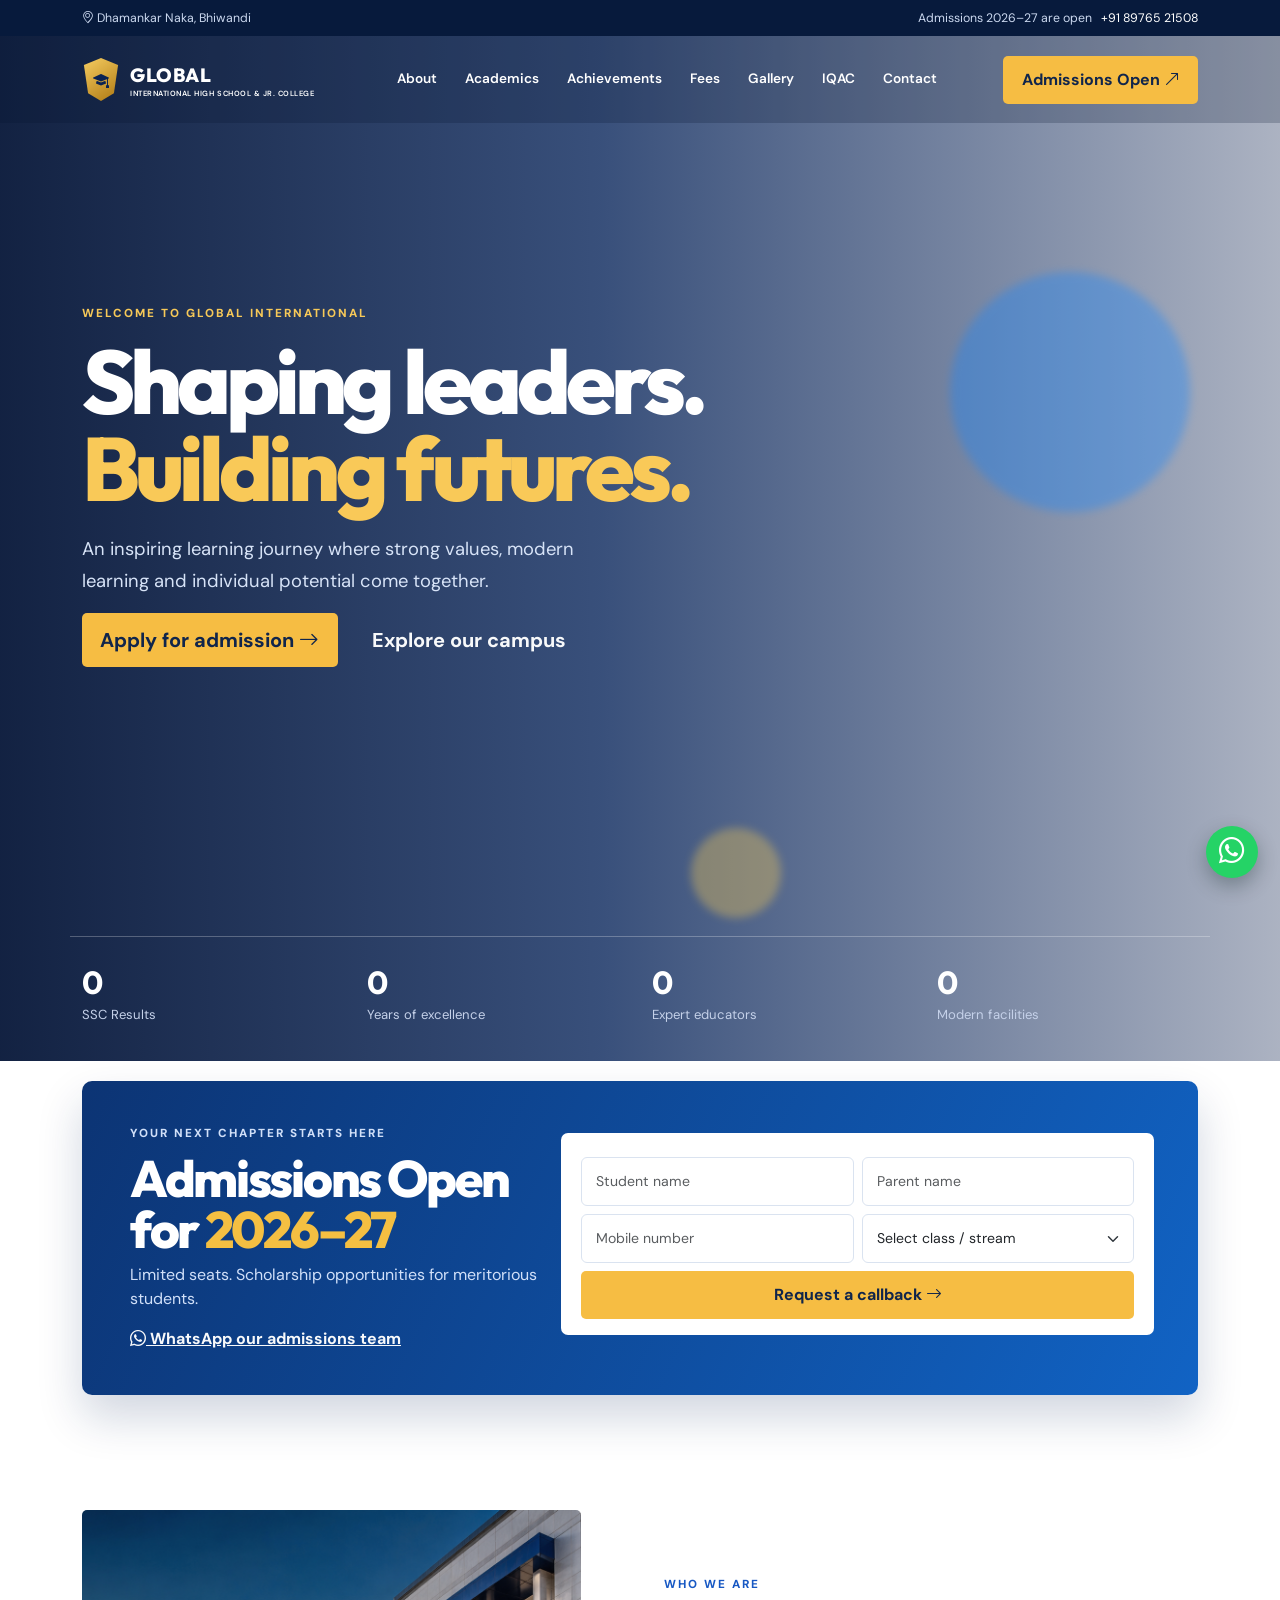
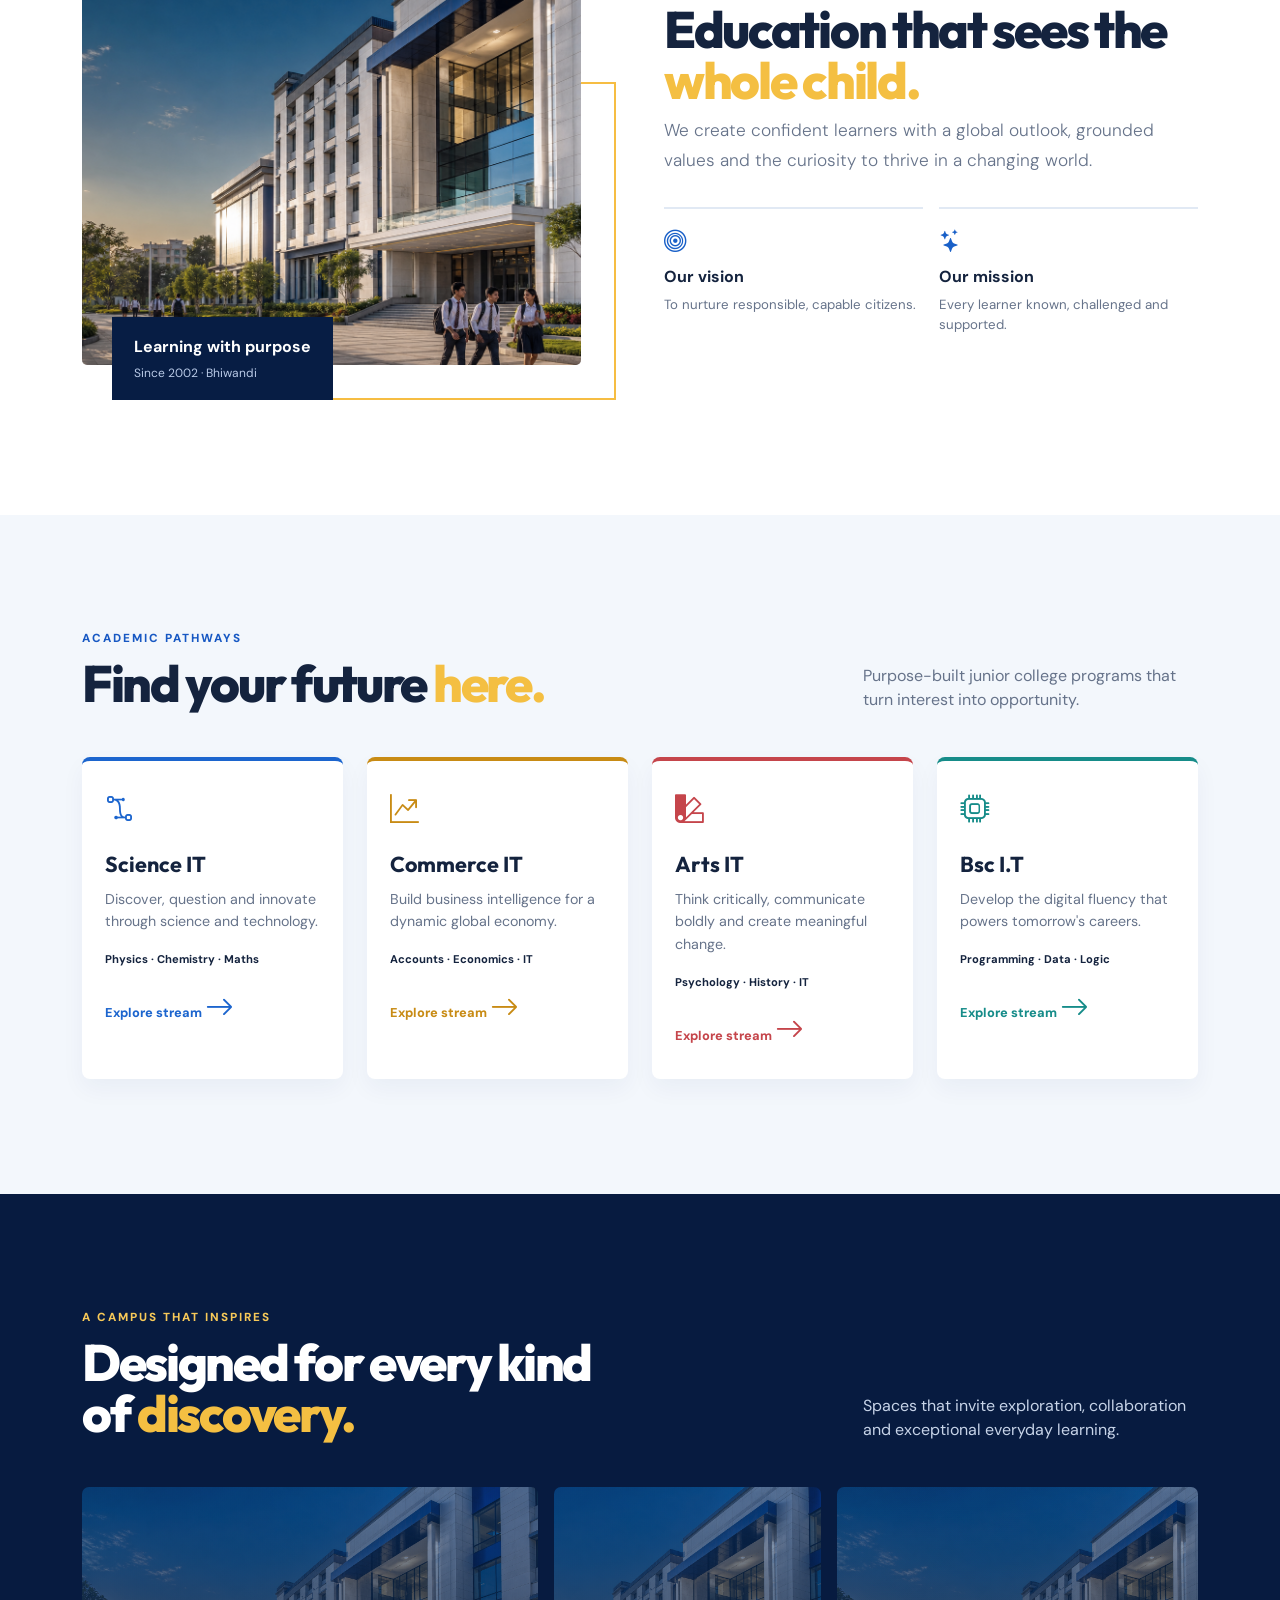
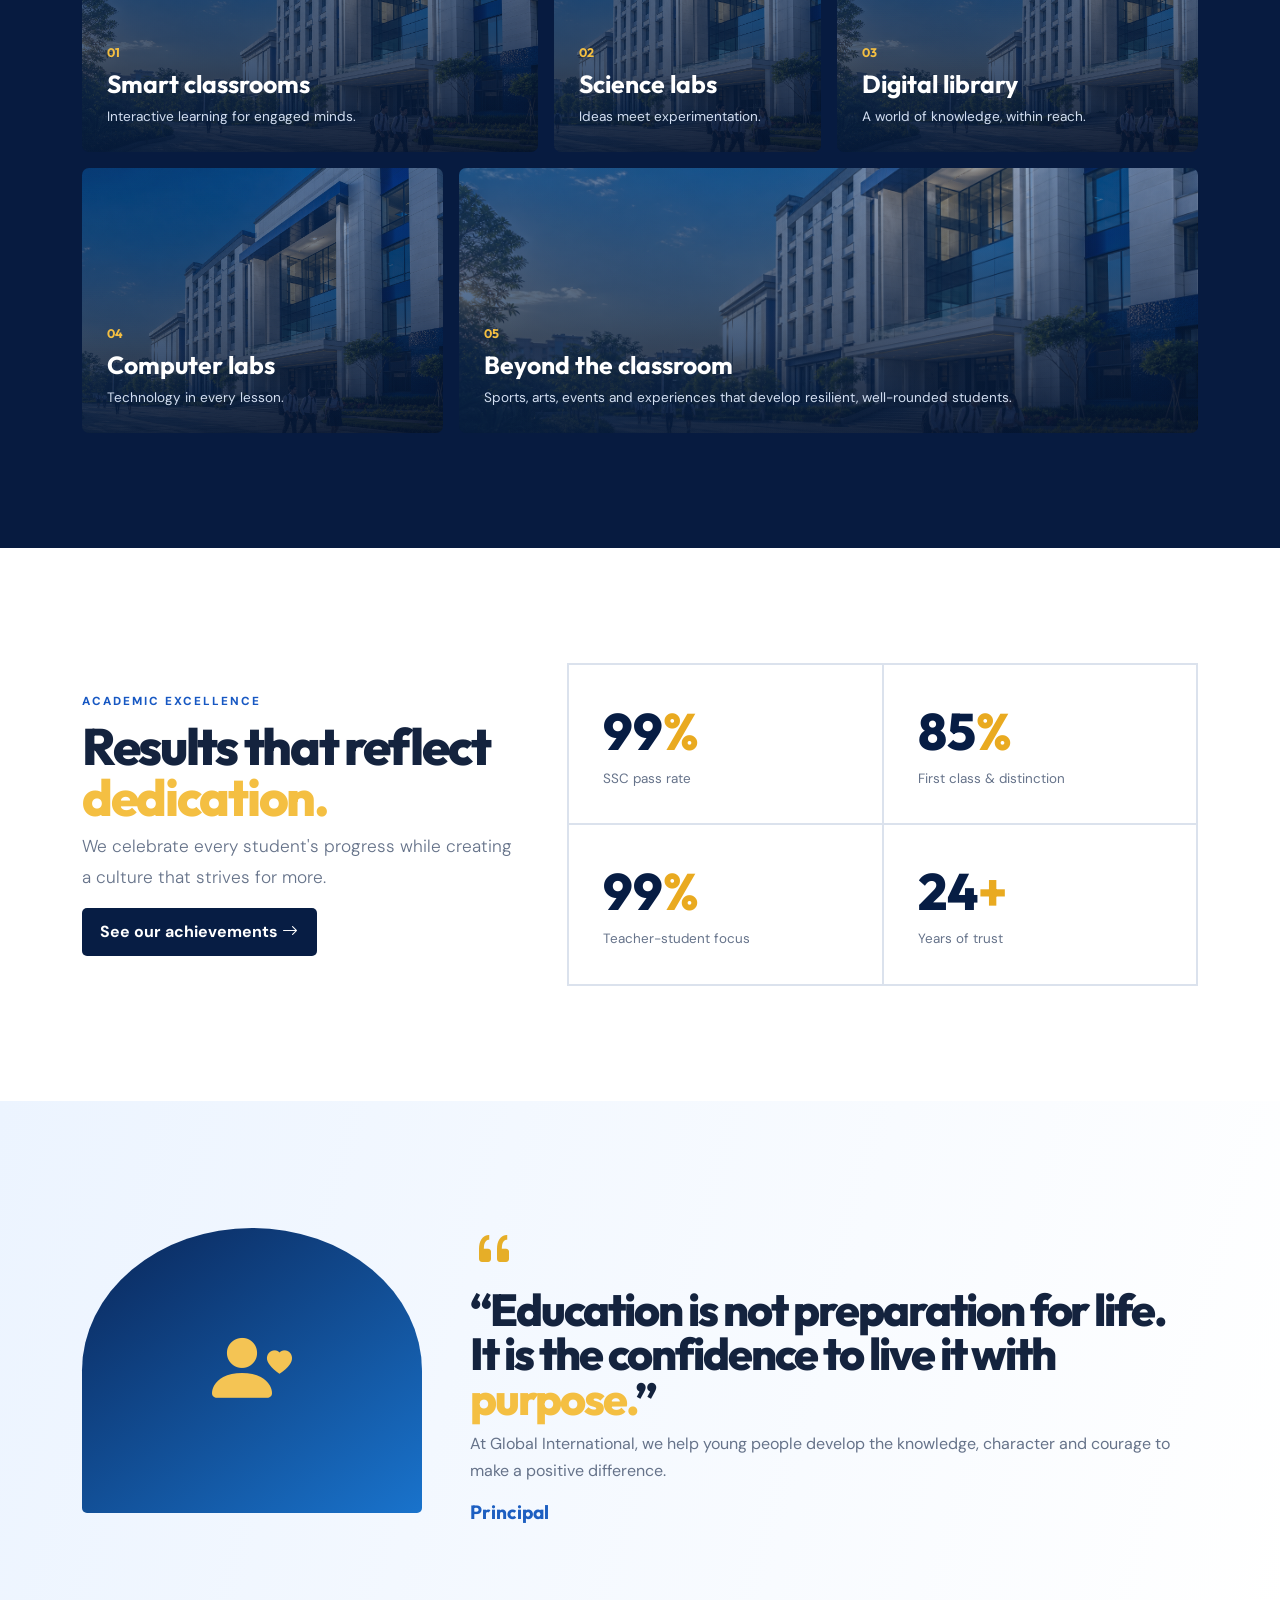
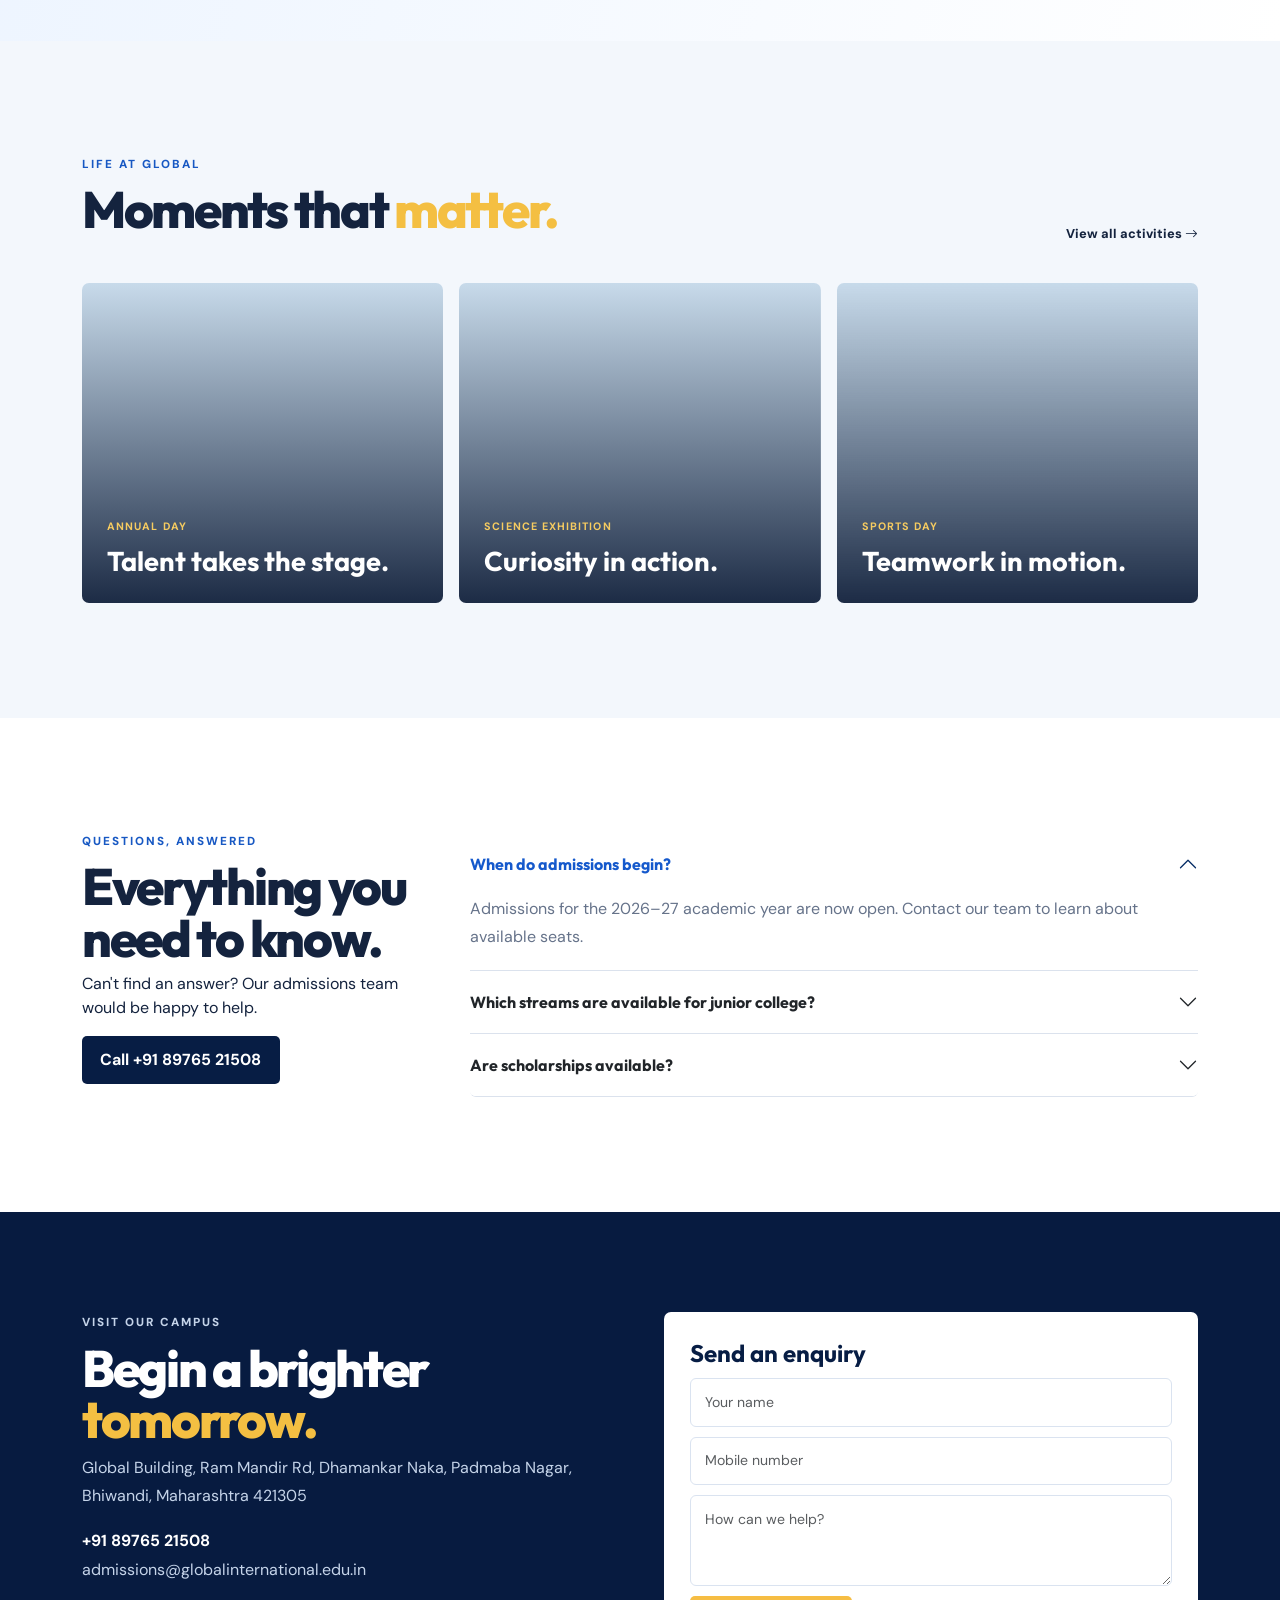
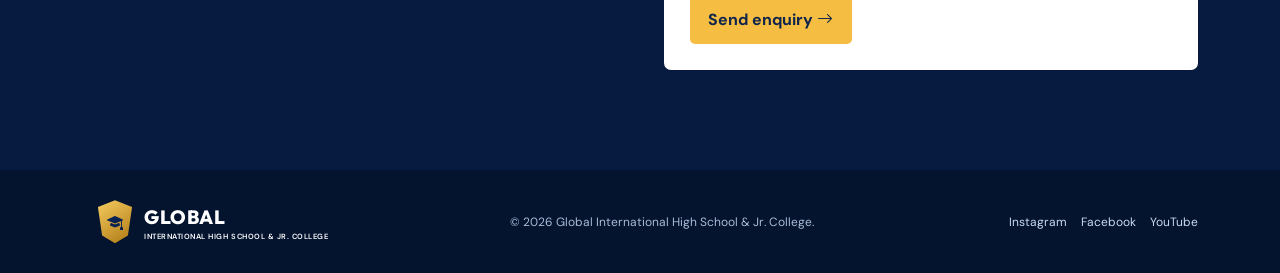
<file: index.html>
﻿<!doctype html>
<html lang="en">

<head>
  <meta charset="utf-8">
  <meta name="viewport" content="width=device-width,initial-scale=1">
  <title>Global International High School & Jr. College | Bhiwandi</title>
  <meta name="description" content="Future-ready education from school to junior college in Bhiwandi.">
  <meta property="og:title" content="Global International High School & Jr. College">
  <meta property="og:description" content="Shaping leaders. Building futures.">
  <link rel="preconnect" href="https://fonts.googleapis.com">
  <link rel="preconnect" href="https://fonts.gstatic.com" crossorigin>
  <link
    href="https://fonts.googleapis.com/css2?family=DM+Sans:wght@400;500;600;700&family=Outfit:wght@500;600;700;800&display=swap"
    rel="stylesheet">
  <link href="https://cdn.jsdelivr.net/npm/bootstrap@5.3.3/dist/css/bootstrap.min.css" rel="stylesheet">
  <link href="https://cdn.jsdelivr.net/npm/bootstrap-icons@1.11.3/font/bootstrap-icons.min.css" rel="stylesheet">
  <link href="style.css" rel="stylesheet">
</head>

<body>
  <div class="topbar d-none d-lg-block">
    <div class="container d-flex justify-content-between"><span><i class="bi bi-geo-alt"></i> Dhamankar Naka,
        Bhiwandi</span><span>Admissions 2026–27 are open &nbsp; <a href="tel:8976521508">+91 89765 21508</a></span>
    </div>
  </div>
  <nav class="navbar navbar-expand-lg fixed-top">
    <div class="container"><a class="navbar-brand" href="#home"><span class="crest"><i
            class="bi bi-mortarboard-fill"></i></span><span>GLOBAL <small>INTERNATIONAL HIGH SCHOOL & JR.
            COLLEGE</small></span></a><button class="navbar-toggler" data-bs-toggle="collapse" data-bs-target="#nav"><i
          class="bi bi-list"></i></button>
      <div class="collapse navbar-collapse" id="nav">
        <ul class="navbar-nav mx-auto">
          <li class="nav-item"><a class="nav-link" href="#about">About</a></li>
          <li class="nav-item"><a class="nav-link" href="#academics">Academics</a></li>
          <li class="nav-item"><a class="nav-link" href="#achievements">Achievements</a></li>
          <li class="nav-item"><a class="nav-link" href="fees.html">Fees</a></li>
          <li class="nav-item"><a class="nav-link" href="gallery.html">Gallery</a></li>
          <li class="nav-item"><a class="nav-link" href="iqac.html">IQAC</a></li>
          <li class="nav-item"><a class="nav-link" href="#contact">Contact</a></li>
        </ul><a class="btn btn-gold" href="#admissions">Admissions Open <i class="bi bi-arrow-up-right"></i></a>
      </div>
    </div>
  </nav>
  <main>
    <section id="home" class="hero">
      <div class="hero-shade"></div>
      <div class="orb one"></div>
      <div class="orb two"></div>
      <div class="container position-relative">
        <div class="row min-vh-100 align-items-center">
          <div class="col-lg-8 col-md-10">
            <p class="eyebrow text-gold">WELCOME TO GLOBAL INTERNATIONAL</p>
            <h1>Shaping leaders.<br><em>Building futures.</em></h1>
            <p class="hero-copy">An inspiring learning journey where strong values, modern learning and individual
              potential come together.</p>
            <div class="d-flex gap-3 flex-wrap"><a class="btn btn-gold btn-lg" href="#admissions">Apply for admission <i
                  class="bi bi-arrow-right"></i></a><a class="btn btn-outline-light btn-lg" href="#campus">Explore our
                campus</a></div>
          </div>
        </div>
        <div class="row hero-stats">
          <div class="col-6 col-lg-3"><b data-count="99" data-suffix="%">0</b><span>SSC Results</span></div>
          <div class="col-6 col-lg-3"><b data-count="24" data-suffix="+">0</b><span>Years of excellence</span></div>
          <div class="col-6 col-lg-3"><b data-count="40" data-suffix="+">0</b><span>Expert educators</span></div>
          <div class="col-6 col-lg-3"><b data-count="12" data-suffix="+">0</b><span>Modern facilities</span></div>
        </div>
      </div>
    </section>
    <section id="admissions" class="admit-wrap">
      <div class="container">
        <div class="admit-panel">
          <div class="row align-items-center g-4">
            <div class="col-lg-5">
              <p class="eyebrow text-gold">YOUR NEXT CHAPTER STARTS HERE</p>
              <h2>Admissions Open<br>for <span>2026–27</span></h2>
              <p>Limited seats. Scholarship opportunities for meritorious students.</p><a class="link-light"
                href="https://wa.me/918976521508"><i class="bi bi-whatsapp"></i> WhatsApp our admissions team</a>
            </div>
            <div class="col-lg-7">
              <form class="row g-2 form-card">
                <div class="col-md-6"><input class="form-control" placeholder="Student name" required></div>
                <div class="col-md-6"><input class="form-control" placeholder="Parent name" required></div>
                <div class="col-md-6"><input class="form-control" type="tel" placeholder="Mobile number" required></div>
                <div class="col-md-6"><select class="form-select">
                    <option>Select class / stream</option>
                    <option>School</option>
                    <option>Science IT</option>
                    <option>Commerce IT</option>
                    <option>Arts IT</option>
                  </select></div>
                <div class="col-12"><button class="btn btn-gold w-100">Request a callback <i
                      class="bi bi-arrow-right"></i></button></div>
              </form>
            </div>
          </div>
        </div>
      </div>
    </section>
    <section id="about" class="section">
      <div class="container">
        <div class="row align-items-center g-5">
          <div class="col-lg-6">
            <div class="campus-art"><img src="assets/campus-hero.png" alt="Modern school campus">
              <div class="art-note"><b>Learning with purpose</b><span>Since 2002 · Bhiwandi</span></div>
            </div>
          </div>
          <div class="col-lg-6">
            <p class="eyebrow">WHO WE ARE</p>
            <h2>Education that sees the <span>whole child.</span></h2>
            <p class="lead">We create confident learners with a global outlook, grounded values and the curiosity to
              thrive in a changing world.</p>
            <div class="row g-3 mt-2">
              <div class="col-sm-6">
                <div class="mini"><i class="bi bi-bullseye"></i><b>Our vision</b>
                  <p>To nurture responsible, capable citizens.</p>
                </div>
              </div>
              <div class="col-sm-6">
                <div class="mini"><i class="bi bi-stars"></i><b>Our mission</b>
                  <p>Every learner known, challenged and supported.</p>
                </div>
              </div>
            </div>
          </div>
        </div>
      </div>
    </section>
    <section id="academics" class="section tint">
      <div class="container">
        <div class="section-head">
          <div>
            <p class="eyebrow">ACADEMIC PATHWAYS</p>
            <h2>Find your future <span>here.</span></h2>
          </div>
          <p>Purpose-built junior college programs that turn interest into opportunity.</p>
        </div>
        <div class="row g-4">
          <div class="col-lg-3 col-md-6">
            <article class="stream blue"><i class="bi bi-bezier2"></i>
              <h3>Science IT</h3>
              <p>Discover, question and innovate through science and technology.</p><small>Physics · Chemistry ·
                Maths</small><a href="#contact">Explore stream <i class="bi bi-arrow-right"></i></a>
            </article>
          </div>
          <div class="col-lg-3 col-md-6">
            <article class="stream gold"><i class="bi bi-graph-up-arrow"></i>
              <h3>Commerce IT</h3>
              <p>Build business intelligence for a dynamic global economy.</p><small>Accounts · Economics · IT</small><a
                href="#contact">Explore stream <i class="bi bi-arrow-right"></i></a>
            </article>
          </div>
          <div class="col-lg-3 col-md-6">
            <article class="stream red"><i class="bi bi-palette2"></i>
              <h3>Arts IT</h3>
              <p>Think critically, communicate boldly and create meaningful change.</p><small>Psychology · History ·
                IT</small><a href="#contact">Explore stream <i class="bi bi-arrow-right"></i></a>
            </article>
          </div>
          <div class="col-lg-3 col-md-6">
            <article class="stream teal"><i class="bi bi-cpu"></i>
              <h3>Bsc I.T</h3>
              <p>Develop the digital fluency that powers tomorrow's careers.</p><small>Programming · Data ·
                Logic</small><a href="#contact">Explore stream <i class="bi bi-arrow-right"></i></a>
            </article>
          </div>
        </div>
      </div>
    </section>
    <section id="campus" class="section dark">
      <div class="container">
        <div class="section-head">
          <div>
            <p class="eyebrow text-gold">A CAMPUS THAT INSPIRES</p>
            <h2>Designed for every kind<br>of <span>discovery.</span></h2>
          </div>
          <p>Spaces that invite exploration, collaboration and exceptional everyday learning.</p>
        </div>
        <div class="row g-3 facilities">
          <div class="col-lg-5 col-md-6">
            <div class="facility large f1"><span>01</span>
              <h3>Smart classrooms</h3>
              <p>Interactive learning for engaged minds.</p>
            </div>
          </div>
          <div class="col-lg-3 col-md-6">
            <div class="facility f2"><span>02</span>
              <h3>Science labs</h3>
              <p>Ideas meet experimentation.</p>
            </div>
          </div>
          <div class="col-lg-4 col-md-6">
            <div class="facility f3"><span>03</span>
              <h3>Digital library</h3>
              <p>A world of knowledge, within reach.</p>
            </div>
          </div>
          <div class="col-lg-4 col-md-6">
            <div class="facility f4"><span>04</span>
              <h3>Computer labs</h3>
              <p>Technology in every lesson.</p>
            </div>
          </div>
          <div class="col-lg-8">
            <div class="facility wide f5"><span>05</span>
              <h3>Beyond the classroom</h3>
              <p>Sports, arts, events and experiences that develop resilient, well-rounded students.</p>
            </div>
          </div>
        </div>
      </div>
    </section>
    <section id="achievements" class="section">
      <div class="container">
        <div class="row align-items-center g-5">
          <div class="col-lg-5">
            <p class="eyebrow">ACADEMIC EXCELLENCE</p>
            <h2>Results that reflect <span>dedication.</span></h2>
            <p class="lead">We celebrate every student's progress while creating a culture that strives for more.</p><a
              class="btn btn-navy" href="#contact">See our achievements <i class="bi bi-arrow-right"></i></a>
          </div>
          <div class="col-lg-7">
            <div class="achievement-grid">
              <div><b>99<span>%</span></b>
                <p>SSC pass rate</p>
              </div>
              <div><b>85<span>%</span></b>
                <p>First class & distinction</p>
              </div>
              <div><b>99<span>%</span></b>
                <p>Teacher-student focus</p>
              </div>
              <div><b>24<span>+</span></b>
                <p>Years of trust</p>
              </div>
            </div>
          </div>
        </div>
      </div>
    </section>
    <section class="section message">
      <div class="container">
        <div class="row align-items-center g-5">
          <div class="col-lg-4">
            <div class="principal"><i class="bi bi-person-heart"></i></div>
          </div>
          <div class="col-lg-8"><i class="bi bi-quote quote"></i>
            <h2>“Education is not preparation for life. It is the confidence to live it with <span>purpose.</span>”</h2>
            <p>At Global International, we help young people develop the knowledge, character and courage to make a
              positive difference.</p><b class="signature">Principal</b>
          </div>
        </div>
      </div>
    </section>
    <section class="section tint">
      <div class="container">
        <div class="section-head">
          <div>
            <p class="eyebrow">LIFE AT GLOBAL</p>
            <h2>Moments that <span>matter.</span></h2>
          </div><a href="#contact" class="text-link">View all activities <i class="bi bi-arrow-right"></i></a>
        </div>
        <div class="row g-3">
          <div class="col-md-4">
            <div class="event e1"><span>ANNUAL DAY</span>
              <h3>Talent takes the stage.</h3>
            </div>
          </div>
          <div class="col-md-4">
            <div class="event e2"><span>SCIENCE EXHIBITION</span>
              <h3>Curiosity in action.</h3>
            </div>
          </div>
          <div class="col-md-4">
            <div class="event e3"><span>SPORTS DAY</span>
              <h3>Teamwork in motion.</h3>
            </div>
          </div>
        </div>
      </div>
    </section>
    <section class="section faq">
      <div class="container">
        <div class="row g-5">
          <div class="col-lg-4">
            <p class="eyebrow">QUESTIONS, ANSWERED</p>
            <h2>Everything you need to know.</h2>
            <p>Can't find an answer? Our admissions team would be happy to help.</p><a href="tel:8976521508"
              class="btn btn-navy">Call +91 89765 21508</a>
          </div>
          <div class="col-lg-8">
            <div class="accordion" id="faq">
              <div class="accordion-item">
                <h3 class="accordion-header"><button class="accordion-button" data-bs-toggle="collapse"
                    data-bs-target="#q1">When do admissions begin?</button></h3>
                <div id="q1" class="accordion-collapse collapse show" data-bs-parent="#faq">
                  <div class="accordion-body">Admissions for the 2026–27 academic year are now open. Contact our team to
                    learn about available seats.</div>
                </div>
              </div>
              <div class="accordion-item">
                <h3 class="accordion-header"><button class="accordion-button collapsed" data-bs-toggle="collapse"
                    data-bs-target="#q2">Which streams are available for junior college?</button></h3>
                <div id="q2" class="accordion-collapse collapse" data-bs-parent="#faq">
                  <div class="accordion-body">Science IT, Commerce IT, Arts IT and Computer Science pathways are
                    available.</div>
                </div>
              </div>
              <div class="accordion-item">
                <h3 class="accordion-header"><button class="accordion-button collapsed" data-bs-toggle="collapse"
                    data-bs-target="#q3">Are scholarships available?</button></h3>
                <div id="q3" class="accordion-collapse collapse" data-bs-parent="#faq">
                  <div class="accordion-body">Scholarship opportunities are offered to meritorious students. Speak with
                    admissions for eligibility details.</div>
                </div>
              </div>
            </div>
          </div>
        </div>
      </div>
    </section>
    <section id="contact" class="contact">
      <div class="container">
        <div class="row g-5">
          <div class="col-lg-6">
            <p class="eyebrow text-gold">VISIT OUR CAMPUS</p>
            <h2>Begin a brighter<br><span>tomorrow.</span></h2>
            <p>Global Building, Ram Mandir Rd, Dhamankar Naka, Padmaba Nagar, Bhiwandi, Maharashtra 421305</p>
            <p><a href="tel:8976521508">+91 89765 21508</a><br>admissions@globalinternational.edu.in</p>
          </div>
          <div class="col-lg-6">
            <form class="contact-form">
              <h3>Send an enquiry</h3><input class="form-control" placeholder="Your name"><input class="form-control"
                placeholder="Mobile number"><textarea class="form-control" rows="3"
                placeholder="How can we help?"></textarea><button class="btn btn-gold">Send enquiry <i
                  class="bi bi-arrow-right"></i></button>
            </form>
          </div>
        </div>
      </div>
    </section>
  </main>
  <footer>
    <div class="container d-flex flex-column flex-md-row justify-content-between align-items-md-center gap-3"><a
        class="navbar-brand" href="#home"><span class="crest"><i class="bi bi-mortarboard-fill"></i></span><span>GLOBAL
          <small>INTERNATIONAL HIGH SCHOOL & JR. COLLEGE</small></span></a>
      <p>© 2026 Global International High School & Jr. College.</p>
      <div><a href="#home">Instagram</a><a href="#home">Facebook</a><a href="#home">YouTube</a></div>
    </div>
  </footer><a class="whatsapp" href="https://wa.me/918976521508" aria-label="WhatsApp"><i
      class="bi bi-whatsapp"></i></a>
  <div class="mobile-enquire d-lg-none"><a href="tel:8976521508"><i class="bi bi-telephone"></i> Call now</a><a
      href="#admissions">Enquire now <i class="bi bi-arrow-right"></i></a></div>
  <script src="https://cdn.jsdelivr.net/npm/bootstrap@5.3.3/dist/js/bootstrap.bundle.min.js"></script>
  <script src="script.js"></script>
</body>

</html>
</file>
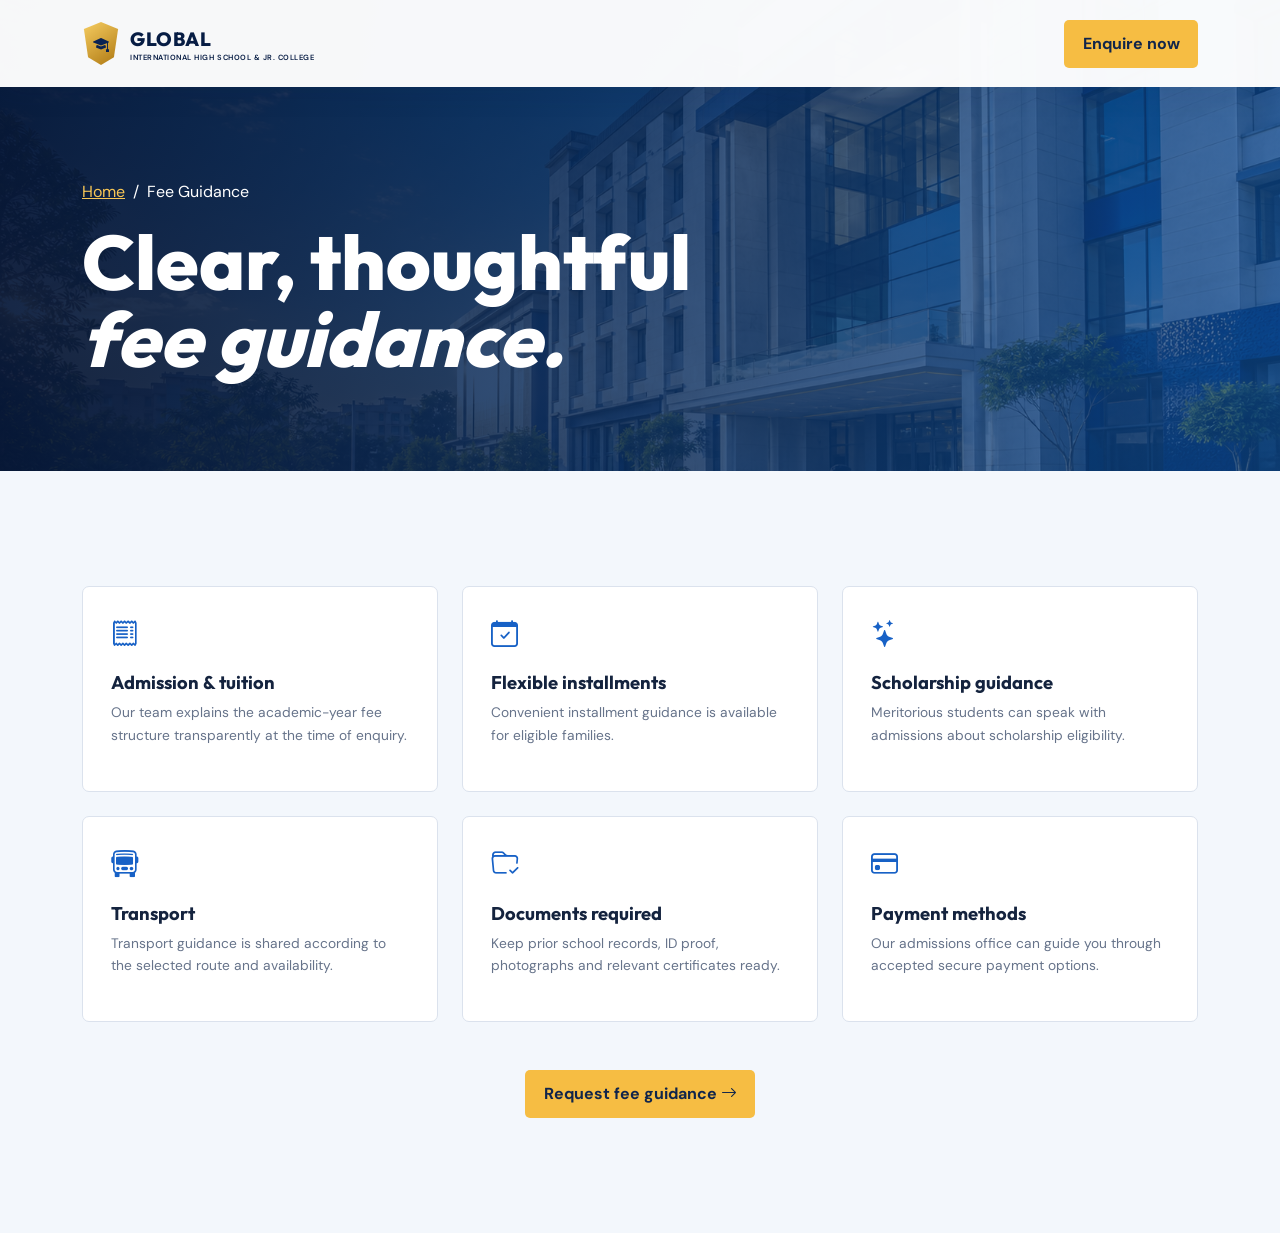
<file: fees.html>
<!doctype html>
<html lang="en">

<head>
    <meta charset="utf-8">
    <meta name="viewport" content="width=device-width,initial-scale=1">
    <title>Fee Guidance | Global International</title>
    <link
        href="https://fonts.googleapis.com/css2?family=DM+Sans:wght@400;600;700&family=Outfit:wght@500;700;800&display=swap"
        rel="stylesheet">
    <link href="https://cdn.jsdelivr.net/npm/bootstrap@5.3.3/dist/css/bootstrap.min.css" rel="stylesheet">
    <link href="https://cdn.jsdelivr.net/npm/bootstrap-icons@1.11.3/font/bootstrap-icons.min.css" rel="stylesheet">
    <link href="style.css" rel="stylesheet">
    <link href="upgrade.css" rel="stylesheet">
</head>

<body>
    <nav class="navbar fixed-top scrolled">
        <div class="container"><a class="navbar-brand" href="index.html"><span class="crest"><i
                        class="bi bi-mortarboard-fill"></i></span><span>GLOBAL <small>INTERNATIONAL HIGH SCHOOL & JR.
                        COLLEGE</small></span></a><a class="btn btn-gold" href="index.html#admissions">Enquire now</a>
        </div>
    </nav>
    <header class="inner-hero">
        <div class="container">
            <nav class="breadcrumb"><a href="index.html">Home</a><span class="mx-2">/</span> Fee Guidance</nav>
            <h1>Clear, thoughtful<br><em>fee guidance.</em></h1>
        </div>
    </header>
    <main class="section tint">
        <div class="container">
            <div class="row g-4">
                <div class="col-md-6 col-lg-4">
                    <article class="page-card"><i class="bi bi-receipt"></i>
                        <h3>Admission & tuition</h3>
                        <p>Our team explains the academic-year fee structure transparently at the time of enquiry.</p>
                    </article>
                </div>
                <div class="col-md-6 col-lg-4">
                    <article class="page-card"><i class="bi bi-calendar-check"></i>
                        <h3>Flexible installments</h3>
                        <p>Convenient installment guidance is available for eligible families.</p>
                    </article>
                </div>
                <div class="col-md-6 col-lg-4">
                    <article class="page-card"><i class="bi bi-stars"></i>
                        <h3>Scholarship guidance</h3>
                        <p>Meritorious students can speak with admissions about scholarship eligibility.</p>
                    </article>
                </div>
                <div class="col-md-6 col-lg-4">
                    <article class="page-card"><i class="bi bi-bus-front"></i>
                        <h3>Transport</h3>
                        <p>Transport guidance is shared according to the selected route and availability.</p>
                    </article>
                </div>
                <div class="col-md-6 col-lg-4">
                    <article class="page-card"><i class="bi bi-folder-check"></i>
                        <h3>Documents required</h3>
                        <p>Keep prior school records, ID proof, photographs and relevant certificates ready.</p>
                    </article>
                </div>
                <div class="col-md-6 col-lg-4">
                    <article class="page-card"><i class="bi bi-credit-card"></i>
                        <h3>Payment methods</h3>
                        <p>Our admissions office can guide you through accepted secure payment options.</p>
                    </article>
                </div>
            </div>
            <div class="text-center mt-5"><a class="btn btn-gold" href="index.html#contact">Request fee guidance <i
                        class="bi bi-arrow-right"></i></a></div>
        </div>
    </main>
</body>

</html>
</file>
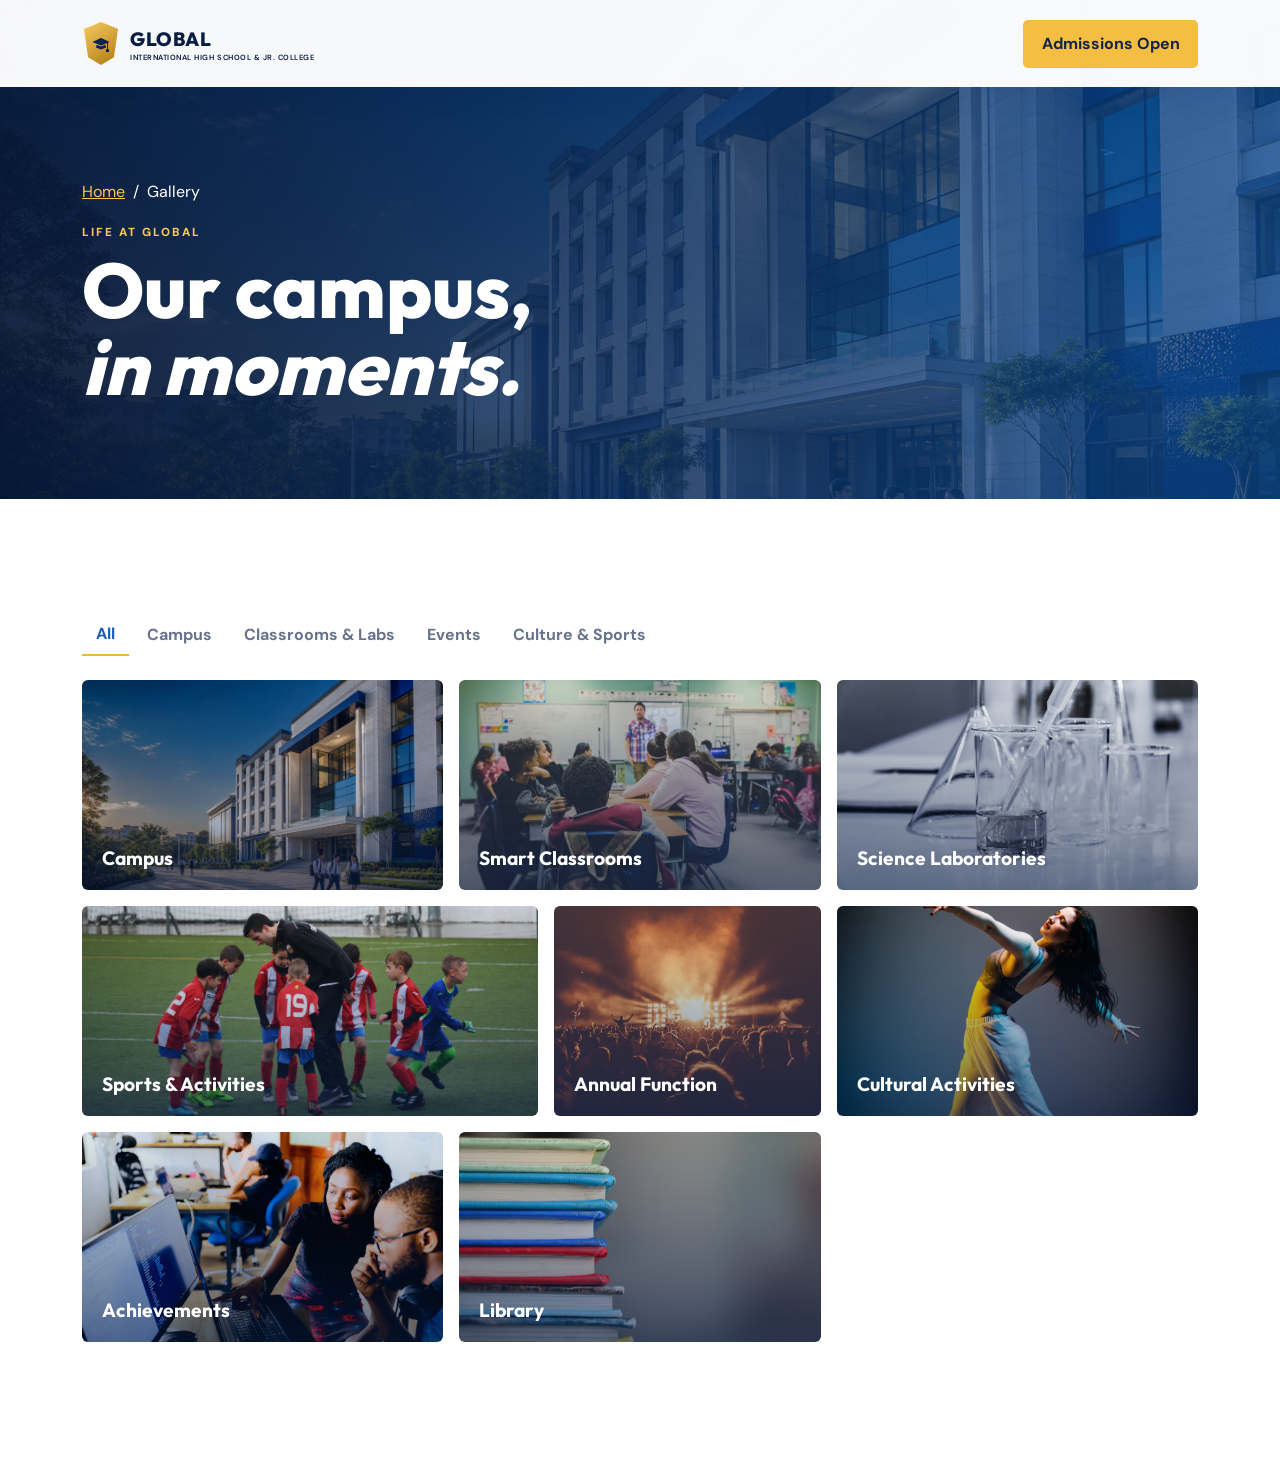
<file: gallery.html>
<!doctype html>
<html lang="en">
<head>
  <meta charset="utf-8"><meta name="viewport" content="width=device-width,initial-scale=1">
  <title>Campus Gallery | Global International</title>
  <meta name="description" content="Explore life at Global International High School & Jr. College.">
  <link href="https://fonts.googleapis.com/css2?family=DM+Sans:wght@400;600;700&family=Outfit:wght@500;700;800&display=swap" rel="stylesheet">
  <link href="https://cdn.jsdelivr.net/npm/bootstrap@5.3.3/dist/css/bootstrap.min.css" rel="stylesheet"><link href="https://cdn.jsdelivr.net/npm/bootstrap-icons@1.11.3/font/bootstrap-icons.min.css" rel="stylesheet"><link href="style.css" rel="stylesheet"><link href="upgrade.css" rel="stylesheet">
</head>
<body>
<nav class="navbar navbar-expand-lg fixed-top scrolled"><div class="container"><a class="navbar-brand" href="index.html"><span class="crest"><i class="bi bi-mortarboard-fill"></i></span><span>GLOBAL <small>INTERNATIONAL HIGH SCHOOL & JR. COLLEGE</small></span></a><a class="btn btn-gold" href="index.html#admissions">Admissions Open</a></div></nav>
<header class="inner-hero"><div class="container"><nav class="breadcrumb"><a href="index.html">Home</a><span class="mx-2">/</span> Gallery</nav><p class="eyebrow text-gold">LIFE AT GLOBAL</p><h1>Our campus,<br><em>in moments.</em></h1></div></header>
<main class="section"><div class="container">
  <div class="d-flex flex-wrap gap-1 mb-4" id="filters"><button class="gallery-filter active" data-filter="all">All</button><button class="gallery-filter" data-filter="campus">Campus</button><button class="gallery-filter" data-filter="learning">Classrooms & Labs</button><button class="gallery-filter" data-filter="events">Events</button><button class="gallery-filter" data-filter="culture">Culture & Sports</button></div>
  <div class="row g-3" id="gallery">
    <div class="col-md-6 col-lg-4 item campus"><div class="gallery-item gallery-campus" role="img" aria-label="Global International school campus" data-image="assets/campus-hero.png" data-alt="Global International school campus"><b>Campus</b></div></div>
    <div class="col-md-6 col-lg-4 item learning"><div class="gallery-item gallery-classroom" role="img" aria-label="Smart classroom with interactive learning" data-image="assets/global-smart-classroom-bhiwandi.webp" data-alt="Smart classroom with interactive learning"><b>Smart Classrooms</b></div></div>
    <div class="col-md-6 col-lg-4 item learning"><div class="gallery-item gallery-lab" role="img" aria-label="Students working in a science laboratory" data-image="assets/global-science-laboratory.webp" data-alt="Students working in a science laboratory"><b>Science Laboratories</b></div></div>
    <div class="col-md-6 col-lg-5 item culture"><div class="gallery-item gallery-sports" role="img" aria-label="Students in a school sports activity" data-image="assets/global-sports-day.webp" data-alt="Students in a school sports activity"><b>Sports & Activities</b></div></div>
    <div class="col-md-6 col-lg-3 item events"><div class="gallery-item gallery-annual" role="img" aria-label="Students performing at the annual function" data-image="assets/global-annual-day-event.webp" data-alt="Students performing at the annual function"><b>Annual Function</b></div></div>
    <div class="col-md-6 col-lg-4 item culture"><div class="gallery-item gallery-cultural" role="img" aria-label="Students participating in cultural activities" data-image="assets/global-cultural-activities.webp" data-alt="Students participating in cultural activities"><b>Cultural Activities</b></div></div>
    <div class="col-md-6 col-lg-4 item events"><div class="gallery-item gallery-exhibition" role="img" aria-label="Student projects at a science exhibition" data-image="assets/global-science-exhibition.webp" data-alt="Student projects at a science exhibition"><b>Achievements</b></div></div>
    <div class="col-md-6 col-lg-4 item campus"><div class="gallery-item gallery-library" role="img" aria-label="Modern digital library and reading space" data-image="assets/global-digital-library.webp" data-alt="Modern digital library and reading space"><b>Library</b></div></div>
  </div>
</div></main>
<div class="modal fade" id="lightbox"><div class="modal-dialog modal-lg modal-dialog-centered"><div class="modal-content"><img src="assets/campus-hero.png" class="w-100" alt="Global campus gallery preview" loading="lazy"></div></div></div>
<script src="https://cdn.jsdelivr.net/npm/bootstrap@5.3.3/dist/js/bootstrap.bundle.min.js"></script>
<script>document.querySelectorAll('.gallery-filter').forEach(b=>b.onclick=()=>{document.querySelectorAll('.gallery-filter').forEach(x=>x.classList.remove('active'));b.classList.add('active');document.querySelectorAll('.item').forEach(x=>x.style.display=(b.dataset.filter==='all'||x.classList.contains(b.dataset.filter))?'block':'none')});document.querySelectorAll('.gallery-item').forEach(x=>x.onclick=()=>{const image=document.querySelector('#lightbox img');image.src=x.dataset.image;image.alt=x.dataset.alt;new bootstrap.Modal('#lightbox').show()})</script>
</body>
</html>
</file>
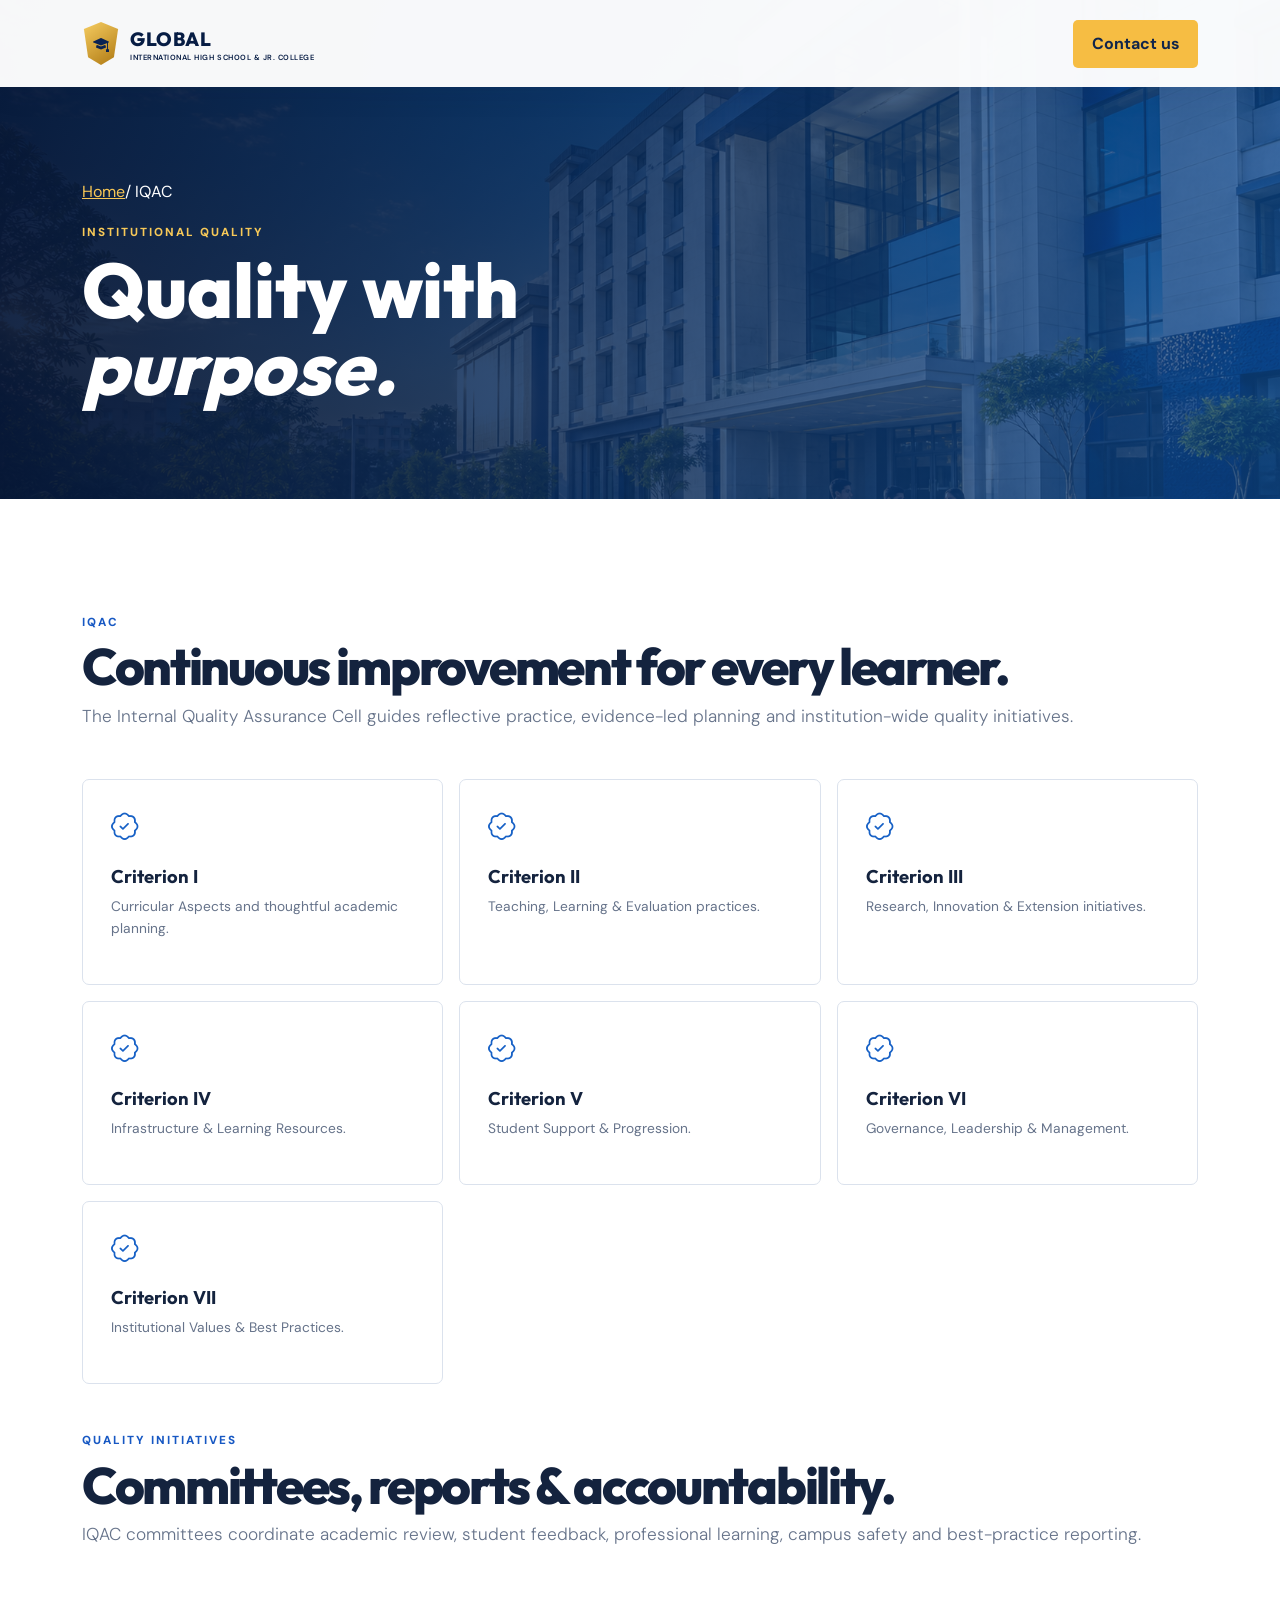
<file: iqac.html>
<!doctype html><html lang="en"><head><meta charset="utf-8"><meta name="viewport" content="width=device-width,initial-scale=1"><title>IQAC & Quality | Global International</title><link href="https://fonts.googleapis.com/css2?family=DM+Sans:wght@400;600;700&family=Outfit:wght@500;700;800&display=swap" rel="stylesheet"><link href="https://cdn.jsdelivr.net/npm/bootstrap@5.3.3/dist/css/bootstrap.min.css" rel="stylesheet"><link href="https://cdn.jsdelivr.net/npm/bootstrap-icons@1.11.3/font/bootstrap-icons.min.css" rel="stylesheet"><link href="style.css" rel="stylesheet"><link href="upgrade.css" rel="stylesheet"></head><body><nav class="navbar fixed-top scrolled"><div class="container"><a class="navbar-brand" href="index.html"><span class="crest"><i class="bi bi-mortarboard-fill"></i></span><span>GLOBAL <small>INTERNATIONAL HIGH SCHOOL & JR. COLLEGE</small></span></a><a class="btn btn-gold" href="index.html#contact">Contact us</a></div></nav><header class="inner-hero"><div class="container"><nav class="breadcrumb"><a href="index.html">Home</a> / IQAC</nav><p class="eyebrow text-gold">INSTITUTIONAL QUALITY</p><h1>Quality with<br><em>purpose.</em></h1></div></header><main class="section"><div class="container"><p class="eyebrow">IQAC</p><h2>Continuous improvement for every learner.</h2><p class="lead mb-5">The Internal Quality Assurance Cell guides reflective practice, evidence-led planning and institution-wide quality initiatives.</p><div class="row g-3"><div class="col-md-6 col-lg-4"><article class="page-card"><i class="bi bi-patch-check"></i><h3>Criterion I</h3><p>Curricular Aspects and thoughtful academic planning.</p></article></div><div class="col-md-6 col-lg-4"><article class="page-card"><i class="bi bi-patch-check"></i><h3>Criterion II</h3><p>Teaching, Learning & Evaluation practices.</p></article></div><div class="col-md-6 col-lg-4"><article class="page-card"><i class="bi bi-patch-check"></i><h3>Criterion III</h3><p>Research, Innovation & Extension initiatives.</p></article></div><div class="col-md-6 col-lg-4"><article class="page-card"><i class="bi bi-patch-check"></i><h3>Criterion IV</h3><p>Infrastructure & Learning Resources.</p></article></div><div class="col-md-6 col-lg-4"><article class="page-card"><i class="bi bi-patch-check"></i><h3>Criterion V</h3><p>Student Support & Progression.</p></article></div><div class="col-md-6 col-lg-4"><article class="page-card"><i class="bi bi-patch-check"></i><h3>Criterion VI</h3><p>Governance, Leadership & Management.</p></article></div><div class="col-md-6 col-lg-4"><article class="page-card"><i class="bi bi-patch-check"></i><h3>Criterion VII</h3><p>Institutional Values & Best Practices.</p></article></div></div><section class="mt-5"><p class="eyebrow">QUALITY INITIATIVES</p><h2>Committees, reports & accountability.</h2><p class="lead">IQAC committees coordinate academic review, student feedback, professional learning, campus safety and best-practice reporting.</p></section></div></main></body></html>
</file>
<file: style.css>
:root {
    --navy: #071d44;
    --blue: #1559cc;
    --gold: #f6bd43;
    --ink: #14233e;
    --muted: #66738a;
    --line: #dbe2ed;
    --pale: #f3f7fc
}

* {
    box-sizing: border-box
}

html {
    scroll-behavior: smooth
}

body {
    font-family: 'DM Sans', sans-serif;
    color: var(--ink);
    overflow-x: hidden
}

.topbar {
    height: 36px;
    background: #071a3c;
    color: #cbd8ef;
    font-size: .77rem;
    padding: .55rem 0
}

.topbar a {
    color: white;
    text-decoration: none
}

.navbar {
    top: 36px;
    padding: 17px 0;
    transition: .3s;
    background: rgba(5, 19, 47, .22)
}

.navbar.scrolled {
    top: 0;
    background: rgba(255, 255, 255, .97);
    box-shadow: 0 6px 28px #061b4314
}

.navbar-brand {
    display: flex;
    align-items: center;
    gap: 10px;
    font-family: Outfit;
    font-size: 1.2rem;
    font-weight: 800;
    color: white !important;
    letter-spacing: .03em
}

.navbar-brand small {
    display: block;
    font: 600 .47rem 'DM Sans';
    letter-spacing: .07em
}

.crest {
    display: grid;
    place-items: center;
    width: 38px;
    height: 43px;
    clip-path: polygon(50% 0, 95% 16%, 84% 82%, 50% 100%, 16% 82%, 5% 16%);
    background: linear-gradient(145deg, #f7ce62, #ad7711);
    font-size: 1rem;
    color: #092253
}

.navbar.scrolled .navbar-brand,
.navbar.scrolled .nav-link {
    color: var(--navy) !important
}

.nav-link {
    color: #fff !important;
    font-size: .85rem;
    font-weight: 600;
    padding: 8px 14px !important
}

.navbar-toggler {
    border: 0;
    color: white;
    font-size: 1.7rem
}

.navbar.scrolled .navbar-toggler {
    color: var(--navy)
}

.btn {
    font-weight: 700;
    border-radius: 5px;
    padding: .75rem 1.15rem;
    border: 0
}

.btn-gold {
    background: var(--gold);
    color: #10254b
}

.btn-gold:hover {
    background: #ffd469;
    transform: translateY(-2px)
}

.btn-navy {
    background: var(--navy);
    color: white
}

.btn-navy:hover {
    background: var(--blue);
    color: white
}

.hero {
    position: relative;
    color: white;
    background: url('assets/campus-hero.png') center/cover;
    min-height: 790px
}

.hero-shade {
    position: absolute;
    inset: 0;
    background: linear-gradient(90deg, #061638f2 0%, #07245acc 47%, #061a4855 100%)
}

.hero h1 {
    font: 800 clamp(3.2rem, 7vw, 6.6rem)/.98 Outfit;
    margin: 14px 0 22px;
    letter-spacing: -.055em
}

.hero h1 em {
    color: #f9c958;
    font-style: normal
}

.hero-copy {
    font-size: 1.15rem;
    line-height: 1.7;
    max-width: 560px;
    color: #d7e3f7
}

.eyebrow {
    font-size: .73rem;
    letter-spacing: .17em;
    font-weight: 800;
    color: #1758c3;
    margin-bottom: .65rem
}

.text-gold {
    color: #f7c958
}

.hero-stats {
    border-top: 1px solid #ffffff42;
    padding-top: 25px;
    padding-bottom: 35px
}

.hero-stats b {
    font: 700 2rem Outfit;
    display: block;
    color: #fff
}

.hero-stats span {
    color: #c5d1e9;
    font-size: .82rem
}

.orb {
    position: absolute;
    border-radius: 50%;
    filter: blur(4px);
    opacity: .35;
    background: #1686ff;
    animation: float 7s ease-in-out infinite
}

.orb.one {
    width: 240px;
    height: 240px;
    right: 7%;
    top: 23%
}

.orb.two {
    width: 90px;
    height: 90px;
    right: 39%;
    bottom: 14%;
    background: #facd54;
    animation-delay: -3s
}

@keyframes float {
    50% {
        transform: translateY(-25px)
    }
}

.admit-wrap {
    margin-top: -45px;
    position: relative;
    z-index: 2
}

.admit-panel {
    background: linear-gradient(115deg, #0c3474, #1163c4);
    color: white;
    padding: 44px 48px;
    border-radius: 10px;
    box-shadow: 0 22px 45px #08265a30;
    margin-top: 65px;
}

.admit-panel h2,
.section h2,
.contact h2 {
    font: 800 clamp(2.2rem, 4vw, 4rem)/1 Outfit;
    letter-spacing: -.045em
}

.admit-panel h2 span,
.section h2 span,
.contact h2 span {
    color: #f4bf42
}

.admit-panel p {
    color: #d1e0f9
}

.link-light {
    color: white;
    font-weight: 700
}

.form-card {
    background: white;
    border-radius: 7px;
    padding: 16px
}

.form-control,
.form-select {
    padding: .8rem .9rem;
    border: 1px solid #dae3f0;
    font-size: .88rem
}

.section {
    padding: 115px 0
}

.tint {
    background: var(--pale)
}

.campus-art {
    position: relative;
    padding: 0 35px 35px 0
}

.campus-art img {
    width: 100%;
    height: 455px;
    object-fit: cover;
    border-radius: 5px;
    filter: saturate(.85)
}

.campus-art:after {
    content: '';
    position: absolute;
    width: 58%;
    height: 65%;
    bottom: 0;
    right: 0;
    border: 2px solid var(--gold);
    z-index: -1
}

.art-note {
    position: absolute;
    bottom: 0;
    left: 30px;
    background: var(--navy);
    color: white;
    padding: 18px 22px;
    min-width: 210px
}

.art-note b,
.art-note span {
    display: block
}

.art-note span {
    font-size: .75rem;
    color: #b9cae7;
    margin-top: 5px
}

.lead {
    font-size: 1.08rem;
    color: var(--muted);
    line-height: 1.75
}

.mini {
    border-top: 2px solid #e1e9f4;
    padding-top: 16px
}

.mini i {
    color: #1960c8;
    font-size: 1.4rem
}

.mini b {
    display: block;
    margin: 6px 0
}

.mini p {
    font-size: .83rem;
    color: var(--muted);
    margin: 0
}

.section-head {
    display: flex;
    align-items: end;
    justify-content: space-between;
    margin-bottom: 40px
}

.section-head>p {
    max-width: 335px;
    color: var(--muted);
    margin-bottom: 5px
}

.stream {
    height: 100%;
    padding: 27px 23px;
    background: white;
    border-radius: 8px;
    border-top: 4px solid var(--accent);
    box-shadow: 0 10px 23px #0a30620c;
    transition: .3s
}

.stream:hover {
    transform: translateY(-9px);
    box-shadow: 0 20px 35px #0a306224
}

.stream i {
    font-size: 1.8rem;
    color: var(--accent)
}

.stream h3 {
    font: 700 1.35rem Outfit;
    margin: 18px 0 10px
}

.stream p {
    color: var(--muted);
    font-size: .89rem;
    line-height: 1.6
}

.stream small {
    display: block;
    color: var(--ink);
    font-weight: 700;
    font-size: .7rem;
    margin: 18px 0
}

.stream a,
.text-link {
    color: var(--accent);
    font-weight: 800;
    font-size: .8rem;
    text-decoration: none
}

.blue {
    --accent: #1c65ce
}

.gold {
    --accent: #c88b14
}

.red {
    --accent: #c5454b
}

.teal {
    --accent: #168c89
}

.dark {
    background: #071b40;
    color: white
}

.dark .section-head>p {
    color: #c7d4e8
}

.facilities .col-lg-5,
.facilities .col-lg-3,
.facilities .col-lg-4 {
    min-height: 265px
}

.facility {
    height: 100%;
    min-height: 265px;
    border-radius: 7px;
    padding: 25px;
    display: flex;
    flex-direction: column;
    justify-content: end;
    position: relative;
    overflow: hidden;
    background: linear-gradient(0deg, #04142fe8, #0a3e7f60), url('assets/campus-hero.png') center/cover;
    transition: .35s
}

.facility:hover {
    transform: scale(1.015)
}

.facility:before {
    content: '';
    position: absolute;
    inset: 0;
    background: linear-gradient(135deg, #1a6fd022, transparent)
}

.facility>* {
    position: relative
}

.facility span {
    font: 700 .78rem Outfit;
    color: #f4bf42
}

.facility h3 {
    font: 700 1.55rem Outfit;
    margin: 8px 0
}

.facility p {
    margin: 0;
    color: #d2def1;
    font-size: .85rem
}

.f2 {
    background-position: 70% 25%
}

.f3 {
    background-position: 15% 60%
}

.f4 {
    background-position: 90% 70%
}

.f5 {
    min-height: 210px;
    background-position: center 80%
}

.achievement-grid {
    display: grid;
    grid-template-columns: 1fr 1fr;
    border: 1px solid var(--line)
}

.achievement-grid div {
    padding: 34px;
    border: 1px solid var(--line)
}

.achievement-grid b {
    font: 800 clamp(2.2rem, 4vw, 3.8rem) Outfit;
    color: var(--navy)
}

.achievement-grid b span {
    color: #e9aa20
}

.achievement-grid p {
    margin: 6px 0 0;
    color: var(--muted);
    font-size: .84rem
}

.message {
    background: linear-gradient(105deg, #ecf4ff, #fff)
}

.principal {
    height: 285px;
    background: linear-gradient(145deg, #0a2659, #1973cc);
    display: flex;
    flex-direction: column;
    align-items: center;
    justify-content: center;
    color: #f4c454;
    border-radius: 50% 50% 5px 5px
}

.principal i {
    font-size: 5rem
}

.principal span {
    font-size: .68rem;
    font-weight: bold;
    letter-spacing: .15em;
    margin-top: 14px
}

.quote {
    font-size: 3rem;
    color: #e6ae28
}

.message h2 {
    font-size: clamp(1.9rem, 3.5vw, 3rem)
}

.message p {
    color: var(--muted);
    line-height: 1.7
}

.signature {
    font: 700 1.2rem Outfit;
    color: #1d5fc1
}

.event {
    min-height: 320px;
    border-radius: 7px;
    padding: 25px;
    display: flex;
    flex-direction: column;
    justify-content: end;
    color: white;
    background: linear-gradient(0deg, #071733e8, #1967a333), url('assets/campus-hero.png') center/cover;
    transition: .3s
}

.event:hover {
    transform: translateY(-6px)
}

.event span {
    font-size: .67rem;
    font-weight: bold;
    letter-spacing: .1em;
    color: #f7cc60
}

.event h3 {
    font: 700 1.7rem Outfit;
    margin: 10px 0 0
}

.e2 {
    background-position: 20%
}

.e3 {
    background-position: 80%
}

.accordion-item {
    border: 0;
    border-bottom: 1px solid var(--line)
}

.accordion-button {
    font: 700 1rem Outfit;
    padding: 21px 0;
    box-shadow: none !important
}

.accordion-button:not(.collapsed) {
    background: white;
    color: var(--blue)
}

.accordion-body {
    padding: 0 0 20px;
    color: var(--muted);
    line-height: 1.7
}

.contact {
    background: #071b40;
    color: white;
    padding: 100px 0
}

.contact p {
    color: #c5d4e9;
    line-height: 1.8
}

.contact a {
    color: white;
    font-weight: 700;
    text-decoration: none
}

.contact-form {
    background: white;
    border-radius: 7px;
    padding: 26px
}

.contact-form h3 {
    color: var(--navy);
    font: 700 1.5rem Outfit
}

.contact-form input,
.contact-form textarea {
    margin: 10px 0
}

footer {
    background: #04142f;
    color: #a8bbd8;
    padding: 30px 0;
    font-size: .75rem
}

footer p {
    margin: 0
}

footer a {
    color: #cbd9ef;
    text-decoration: none;
    margin-left: 14px
}

.whatsapp {
    position: fixed;
    right: 22px;
    bottom: 22px;
    width: 52px;
    height: 52px;
    border-radius: 50%;
    display: grid;
    place-items: center;
    background: #25d366;
    color: white;
    font-size: 1.6rem;
    z-index: 5;
    box-shadow: 0 8px 20px #001b164d
}

.mobile-enquire {
    position: fixed;
    bottom: 0;
    left: 0;
    right: 0;
    z-index: 4;
    background: white;
    box-shadow: 0 -5px 20px #001a3c18;
    display: flex
}

.mobile-enquire a {
    width: 50%;
    padding: 14px;
    text-align: center;
    text-decoration: none;
    font-size: .85rem;
    font-weight: 800;
    color: var(--navy)
}

.mobile-enquire a+a {
    background: var(--gold)
}

@media(max-width:991px) {
    .navbar {
        top: 0;
        background: #071b40
    }

    .navbar-collapse {
        background: white;
        margin-top: 14px;
        padding: 12px
    }

    .navbar-collapse .nav-link {
        color: var(--navy) !important
    }

    .navbar .btn-gold {
        display: block
    }

    .hero {
        min-height: 720px
    }

    .section {
        padding: 75px 0
    }

    .admit-panel {
        padding: 30px
    }

    .section-head {
        display: block
    }

    .section-head>p {
        margin-top: 12px
    }

    .whatsapp {
        bottom: 68px
    }
}

@media(max-width:575px) {
    .hero h1 {
        font-size: 3.15rem
    }

    .hero-copy {
        font-size: 1rem
    }

    .admit-wrap {
        margin-top: -25px
    }

    .admit-panel {
        padding: 28px 22px
    }

    .section {
        padding: 62px 0
    }

    .campus-art {
        padding: 0 18px 18px 0
    }

    .campus-art img {
        height: 335px
    }

    .hero-stats b {
        font-size: 1.5rem
    }

    .hero-stats .col-6:nth-child(n+3) {
        margin-top: 18px
    }

    .contact {
        padding: 65px 0 85px
    }

    .achievement-grid div {
        padding: 23px 18px
    }
}

/* Purpose-specific campus imagery. Existing overlays, sizing and motion remain unchanged. */
<<<<<<< HEAD
.facility.f1,.facility.f2,.facility.f3,.facility.f4,.facility.f5{background-image:linear-gradient(0deg,#04142fe8,#0a3e7f60)}
.event.e1,.event.e2,.event.e3{background-image:linear-gradient(0deg,#071733e8,#1967a333)}
.gallery-item.gallery-campus{background-image:linear-gradient(0deg,#061b4190,transparent),url('assets/campus-hero.png')}
.gallery-item.gallery-classroom{background-image:linear-gradient(0deg,#061b4190,transparent),url('assets/global-smart-classroom-bhiwandi.webp')}
.gallery-item.gallery-lab{background-image:linear-gradient(0deg,#061b4190,transparent),url('assets/global-science-laboratory.webp')}
.gallery-item.gallery-sports{background-image:linear-gradient(0deg,#061b4190,transparent),url('assets/global-sports-day.webp')}
.gallery-item.gallery-annual{background-image:linear-gradient(0deg,#061b4190,transparent),url('assets/global-annual-day-event.webp')}
.gallery-item.gallery-cultural{background-image:linear-gradient(0deg,#061b4190,transparent),url('assets/global-cultural-activities.webp')}
.gallery-item.gallery-exhibition{background-image:linear-gradient(0deg,#061b4190,transparent),url('assets/global-science-exhibition.webp')}
.gallery-item.gallery-library{background-image:linear-gradient(0deg,#061b4190,transparent),url('assets/global-digital-library.webp')}

/* Background-only Ken Burns motion for the active hero slide. */
.hero-slide{overflow:hidden}.hero-slide-campus{background-image:none}.hero-slide-campus:before{content:'';position:absolute;inset:0;background:url('assets/campus-hero.png') center/cover;z-index:0}.hero-slide-image{z-index:0}.hero-slide .hero-shade{z-index:1}.hero-slide .orb,.hero-slide .container{z-index:2}.carousel-item.active .hero-slide-campus:before,.carousel-item.active .hero-slide-image{animation:hero-ken-burns 3s ease-in-out both}@keyframes hero-ken-burns{from{transform:scale(1)}to{transform:scale(1.08)}}

/* Hero carousel: preserves the original hero treatment while adding a second campus story. */
.hero{background:none}.hero-slide{position:relative;min-height:790px;background:center/cover}.hero-slide-campus{background-image:url('assets/campus-hero.png')}.hero-slide-image{position:absolute;inset:0;width:100%;height:100%;object-fit:cover}.hero .carousel-indicators{z-index:3;margin-bottom:10px;justify-content:flex-end;padding-right:6vw}.hero .carousel-indicators [data-bs-target]{width:9px;height:9px;margin:0 5px;border-radius:50%;background-color:var(--gold)}.hero .carousel-control-prev,.hero .carousel-control-next{z-index:3;width:7%;opacity:.8}.hero .carousel-control-prev:hover,.hero .carousel-control-next:hover{opacity:1}@media(max-width:991px){.hero-slide{min-height:720px}}@media(max-width:575px){.hero .carousel-control-prev,.hero .carousel-control-next{width:13%}.hero .carousel-indicators{justify-content:center;padding-right:0}}
=======
.facility.f1,
.facility.f2,
.facility.f3,
.facility.f4,
.facility.f5 {
    background-image: linear-gradient(0deg, #04142fe8, #0a3e7f60)
}

.event.e1,
.event.e2,
.event.e3 {
    background-image: linear-gradient(0deg, #071733e8, #1967a333)
}

.gallery-item.gallery-campus {
    background-image: linear-gradient(0deg, #061b4190, transparent), url('assets/campus-hero.png')
}

.gallery-item.gallery-classroom {
    background-image: linear-gradient(0deg, #061b4190, transparent), url('assets/global-smart-classroom-bhiwandi.webp')
}

.gallery-item.gallery-lab {
    background-image: linear-gradient(0deg, #061b4190, transparent), url('assets/global-science-laboratory.webp')
}

.gallery-item.gallery-sports {
    background-image: linear-gradient(0deg, #061b4190, transparent), url('assets/global-sports-day.webp')
}

.gallery-item.gallery-annual {
    background-image: linear-gradient(0deg, #061b4190, transparent), url('assets/global-annual-day-event.webp')
}

.gallery-item.gallery-cultural {
    background-image: linear-gradient(0deg, #061b4190, transparent), url('assets/global-cultural-activities.webp')
}

.gallery-item.gallery-exhibition {
    background-image: linear-gradient(0deg, #061b4190, transparent), url('assets/global-science-exhibition.webp')
}

.gallery-item.gallery-library {
    background-image: linear-gradient(0deg, #061b4190, transparent), url('assets/global-digital-library.webp')
}
>>>>>>> a9b56324c9e370cf79eb800d91819f7aa8e9e6aa
</file>
<file: upgrade.css>
.stat-section {
    background: linear-gradient(110deg, #0a2860, #1269c6);
    color: #fff;
    padding: 68px 0
}

.stat-section b {
    display: block;
    font: 800 clamp(2.15rem, 4vw, 3.5rem) Outfit;
    color: #f8ca58
}

.stat-section span {
    font-size: .78rem;
    font-weight: 700;
    letter-spacing: .07em;
    text-transform: uppercase;
    color: #d8e5f9
}

.icon-grid>div>div {
    height: 100%;
    padding: 23px;
    border: 1px solid #dbe2ed;
    border-radius: 7px;
    transition: .28s
}

.icon-grid>div>div:hover {
    border-color: #e9b33e;
    transform: translateY(-5px);
    box-shadow: 0 15px 25px #0c2c5c12
}

.icon-grid i,
.quality-grid i {
    display: block;
    font-size: 1.6rem;
    color: #1763ca;
    margin-bottom: 12px
}

.icon-grid b,
.quality-grid b {
    display: block;
    font: 700 1rem Outfit
}

.icon-grid p {
    font-size: .78rem;
    color: #66738a;
    margin: 6px 0 0
}

.quality-grid>div>div {
    height: 100%;
    padding: 23px;
    background: #fff;
    border-radius: 6px;
    border-bottom: 3px solid #dce8f8;
    transition: .25s
}

.quality-grid>div>div:hover {
    border-color: #f6bd43;
    transform: translateY(-5px)
}

.video-section {
    color: #fff;
    text-align: center;
    background: linear-gradient(90deg, #061838e8, #0d53a5c9), url('assets/campus-hero.png') center/cover
}

.video-section h2 {
    color: #fff
}

.video-section p {
    max-width: 560px;
    margin: 18px auto 25px;
    color: #d8e6f7
}

.admission-steps {
    display: grid;
    grid-template-columns: repeat(4, 1fr);
    position: relative;
    gap: 28px
}

.admission-steps:before {
    content: '';
    height: 1px;
    background: #d8e1ec;
    position: absolute;
    left: 8%;
    right: 8%;
    top: 23px
}

.admission-steps>div {
    position: relative
}

.admission-steps span {
    display: grid;
    place-items: center;
    width: 48px;
    height: 48px;
    border-radius: 50%;
    background: #071d44;
    color: #f9c751;
    font: 700 1rem Outfit;
    margin-bottom: 19px
}

.admission-steps h3 {
    font: 700 1.05rem Outfit
}

.admission-steps p {
    font-size: .84rem;
    color: #66738a;
    line-height: 1.65
}

.reviews {
    background: #f8fbff
}

.google-rating {
    display: flex;
    align-items: center;
    gap: 7px;
    color: #eaa925
}

.google-rating i {
    font-size: 1.4rem;
    color: #4285f4
}

.google-rating b {
    font-size: 1.45rem;
    color: #071d44
}

.google-rating small {
    display: block;
    color: #66738a;
    font-size: .65rem
}

.review {
    height: 100%;
    background: #fff;
    border: 1px solid #dbe2ed;
    border-radius: 7px;
    padding: 24px
}

.avatar {
    width: 42px;
    height: 42px;
    border-radius: 50%;
    background: #1762c8;
    color: #fff;
    display: grid;
    place-items: center;
    font-size: .75rem;
    font-weight: bold;
    margin-bottom: 13px
}

.a1,
.a4 {
    background: #cf971e
}

.a2,
.a5 {
    background: #b7404a
}

.review b,
.review small {
    display: block
}

.review small {
    font-size: .73rem;
    color: #d49a19;
    margin: 5px 0 13px
}

.review p {
    font-size: .88rem;
    line-height: 1.7;
    color: #66738a;
    margin: 0
}

.docs a {
    display: flex;
    flex-direction: column;
    gap: 10px;
    height: 100%;
    min-height: 145px;
    padding: 22px;
    background: #fff;
    color: #071d44;
    text-decoration: none;
    border-radius: 6px;
    border: 1px solid #e2eaf4;
    font: 700 1rem Outfit;
    transition: .25s
}

.docs a:hover {
    transform: translateY(-4px);
    border-color: #e4af32
}

.docs i {
    color: #1a62c4;
    font-size: 1.55rem
}

.docs small {
    font: 600 .7rem 'DM Sans';
    color: #66738a;
    margin-top: auto
}

.modal-content {
    border: 0;
    overflow: hidden
}

.reel-demo {
    padding: 70px 35px;
    text-align: center;
    background: linear-gradient(145deg, #082256, #136cc9);
    color: #fff
}

.reel-demo i {
    font-size: 3.4rem;
    color: #f6bd43
}

.backtop {
    position: fixed;
    right: 22px;
    bottom: 85px;
    z-index: 5;
    width: 40px;
    height: 40px;
    border: 0;
    border-radius: 50%;
    background: #fff;
    color: #071d44;
    box-shadow: 0 8px 22px #001a3c25
}

.inner-hero {
    padding: 180px 0 85px;
    color: #fff;
    background: linear-gradient(90deg, #061839ee, #0d4f9ab0), url('assets/campus-hero.png') center/cover
}

.inner-hero h1 {
    font: 800 clamp(2.8rem, 6vw, 5rem)/1 Outfit
}

.breadcrumb {
    margin: 0 0 20px
}

.breadcrumb a {
    color: #f8c755
}

.gallery-filter {
    border: 0;
    background: transparent;
    color: #66738a;
    font-weight: bold;
    padding: 8px 14px
}

.gallery-filter.active {
    color: #175dc0;
    border-bottom: 2px solid #eeb43b
}

.gallery-item {
    min-height: 210px;
    border-radius: 6px;
    overflow: hidden;
    background: linear-gradient(0deg, #061b4190, transparent), url('assets/campus-hero.png') center/cover;
    display: flex;
    align-items: end;
    padding: 20px;
    color: #fff;
    cursor: pointer
}

.gallery-item:nth-child(2n) {
    background-position: 80%
}

.gallery-item:nth-child(3n) {
    background-position: 20%
}

.gallery-item b {
    font: 700 1.2rem Outfit
}

.page-card {
    padding: 28px;
    border: 1px solid #dbe2ed;
    border-radius: 7px;
    height: 100%;
    background: #fff
}

.page-card i {
    font-size: 1.7rem;
    color: #1761c6
}

.page-card h3 {
    font: 700 1.15rem Outfit;
    margin: 16px 0 7px
}

.page-card p {
    color: #66738a;
    font-size: .86rem;
    line-height: 1.65
}

@media(max-width:767px) {
    .admission-steps {
        grid-template-columns: 1fr 1fr
    }

    .admission-steps:before {
        display: none
    }

    .google-rating {
        margin-top: 18px
    }

    .stat-section {
        padding: 50px 0
    }
}

@media(max-width:500px) {
    .admission-steps {
        grid-template-columns: 1fr
    }

    .stat-section .col-12 {
        margin-top: 10px
    }
}
</file>
